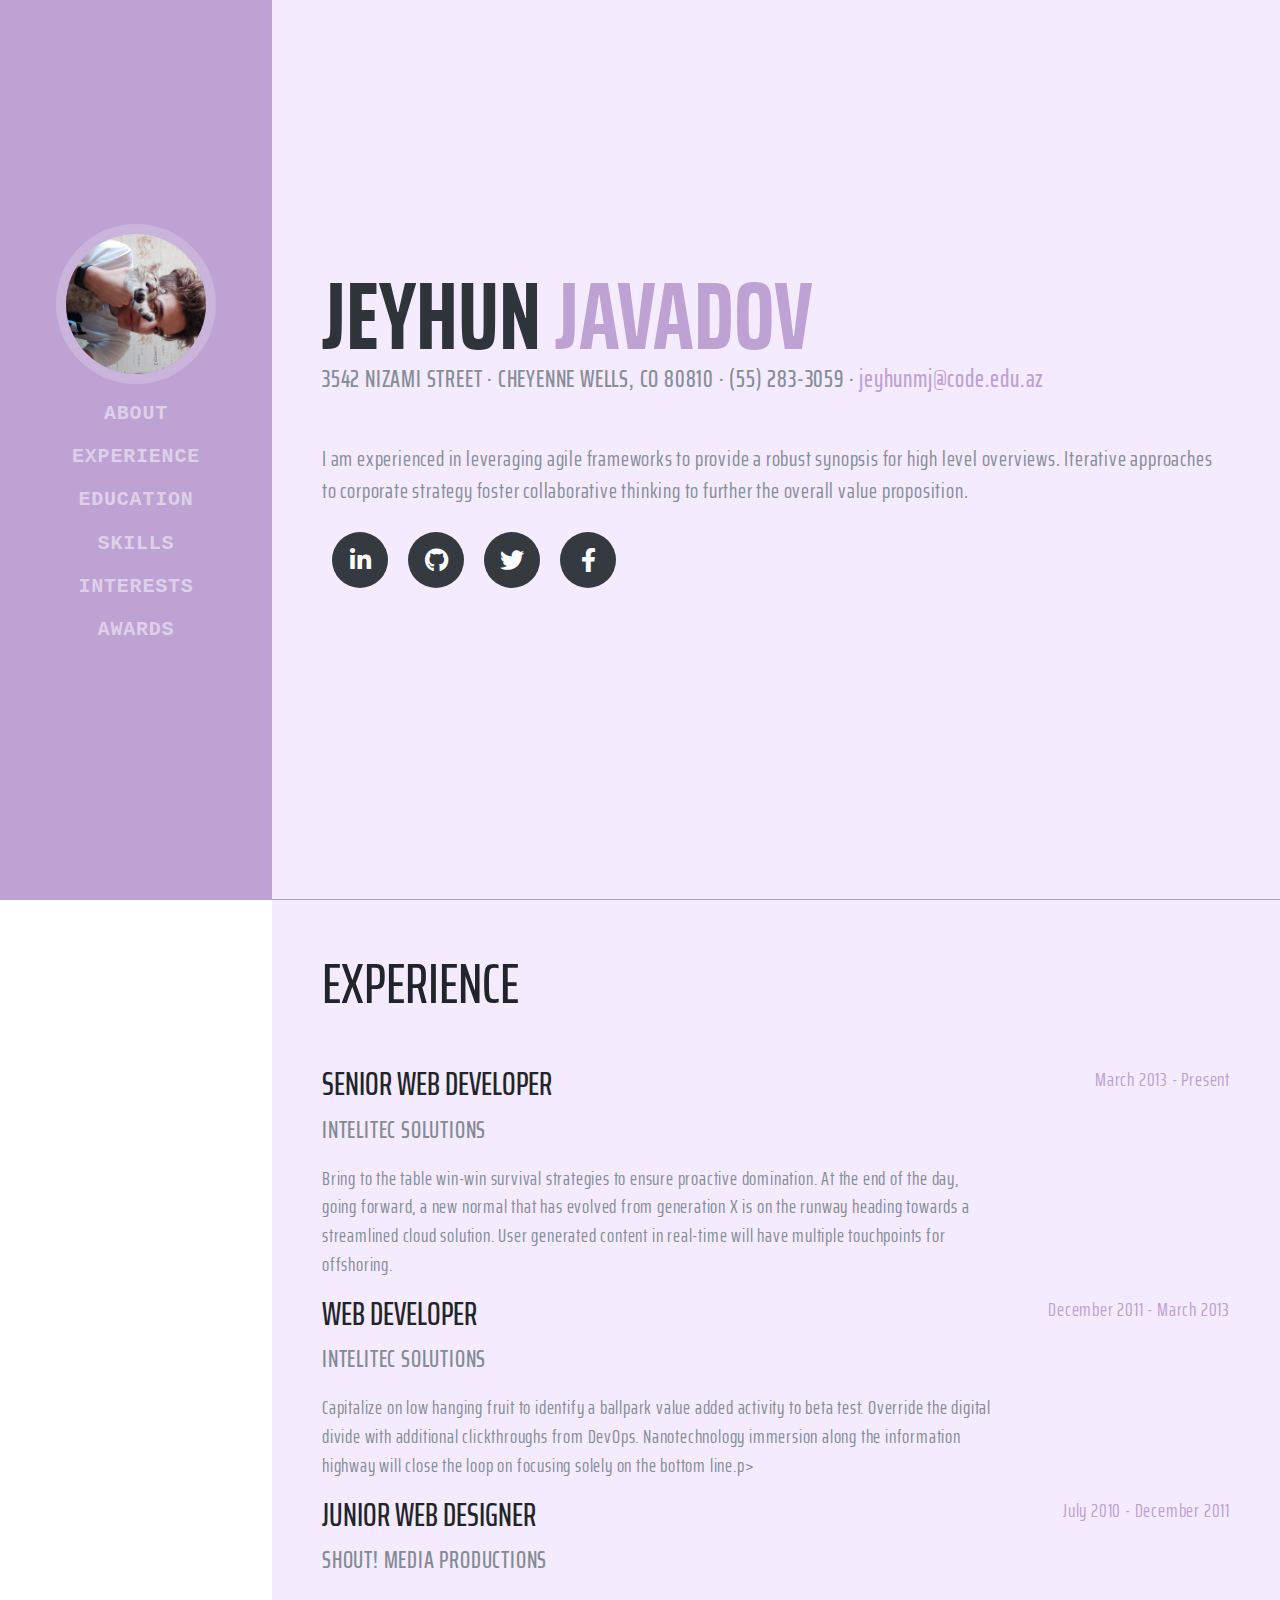
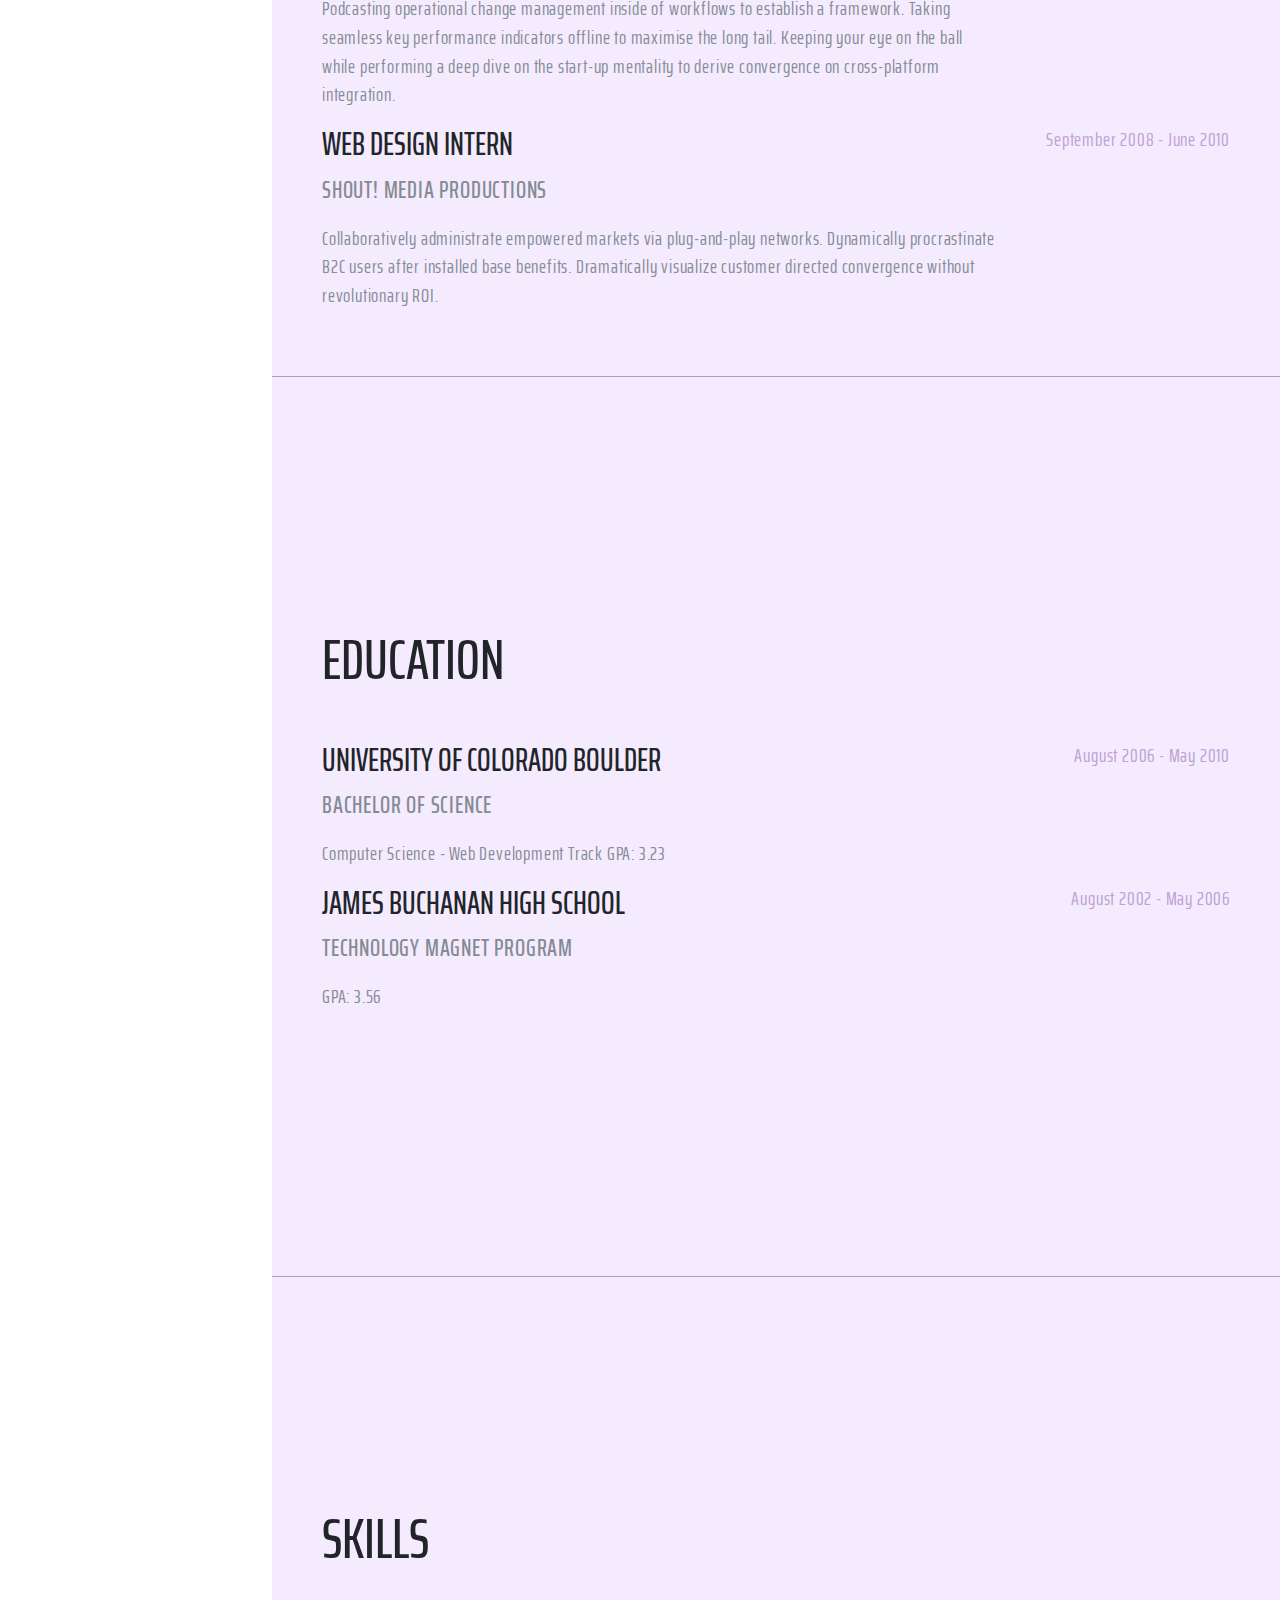
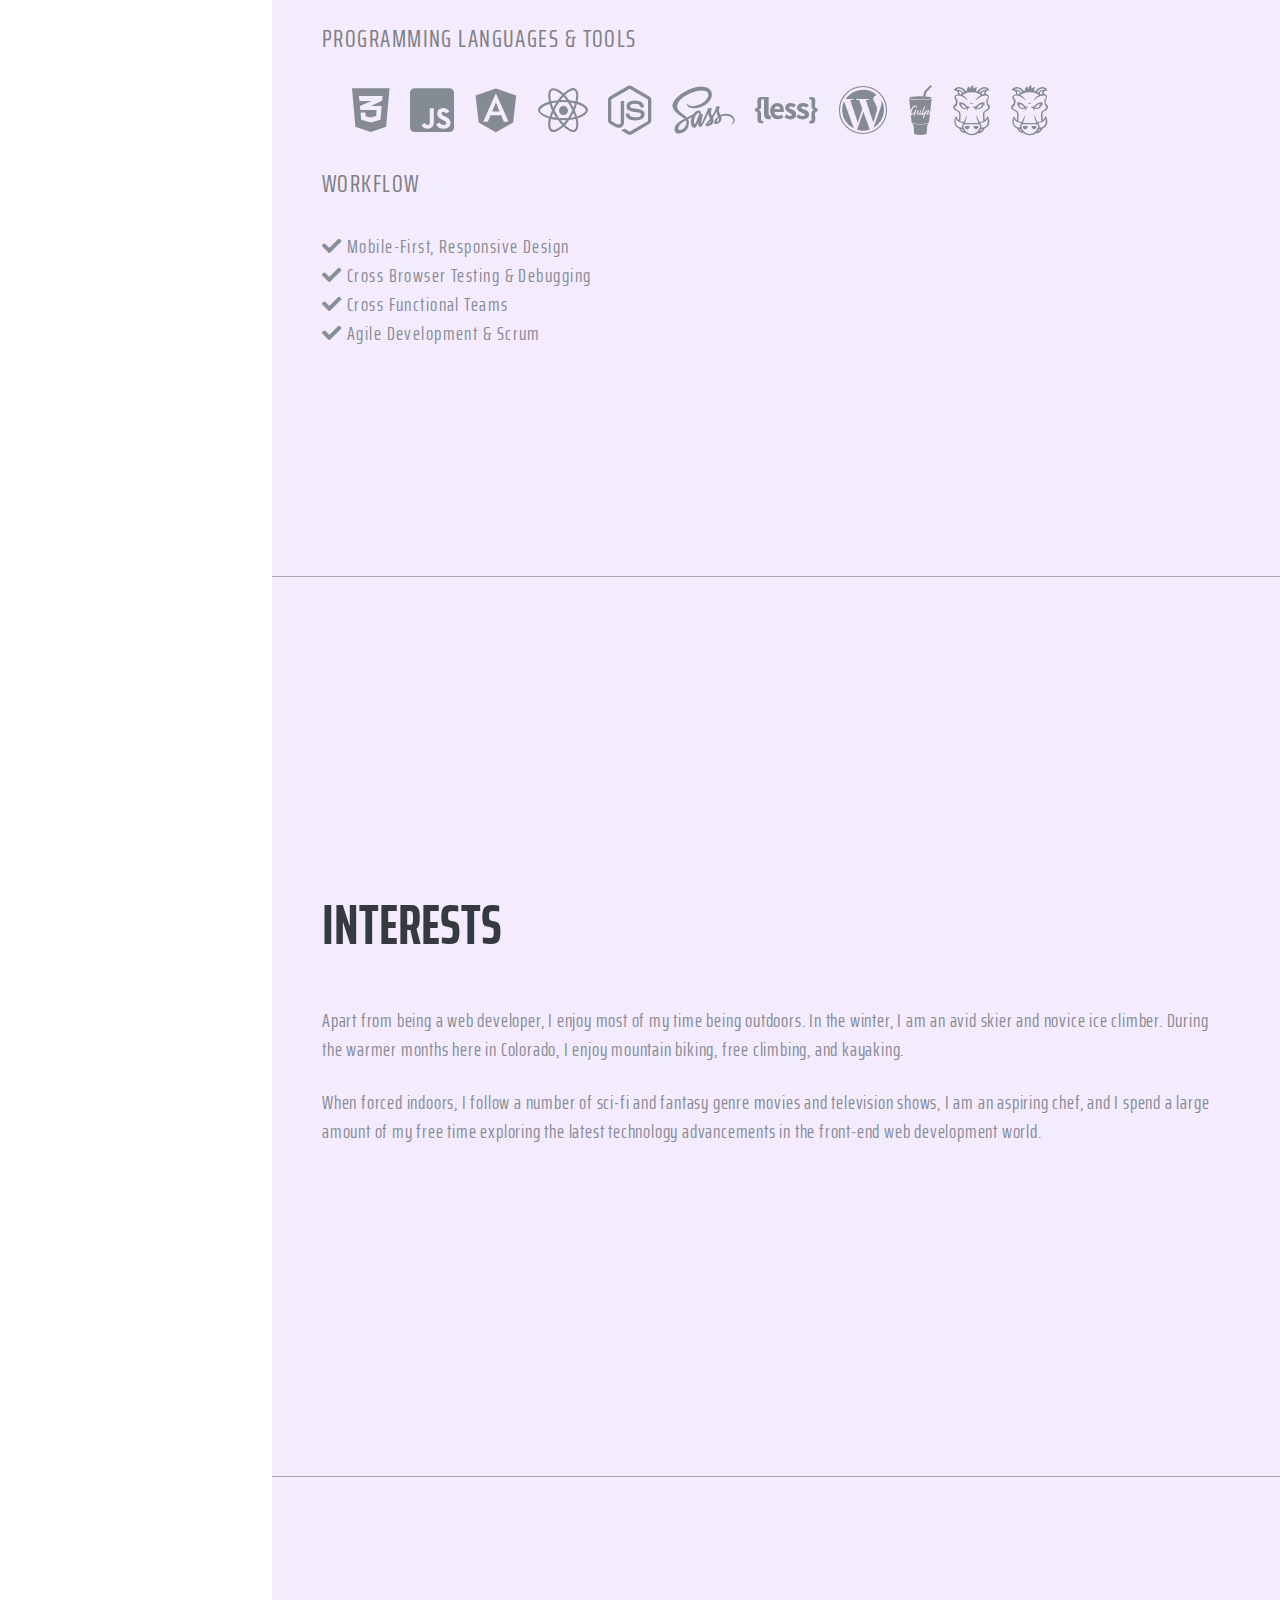
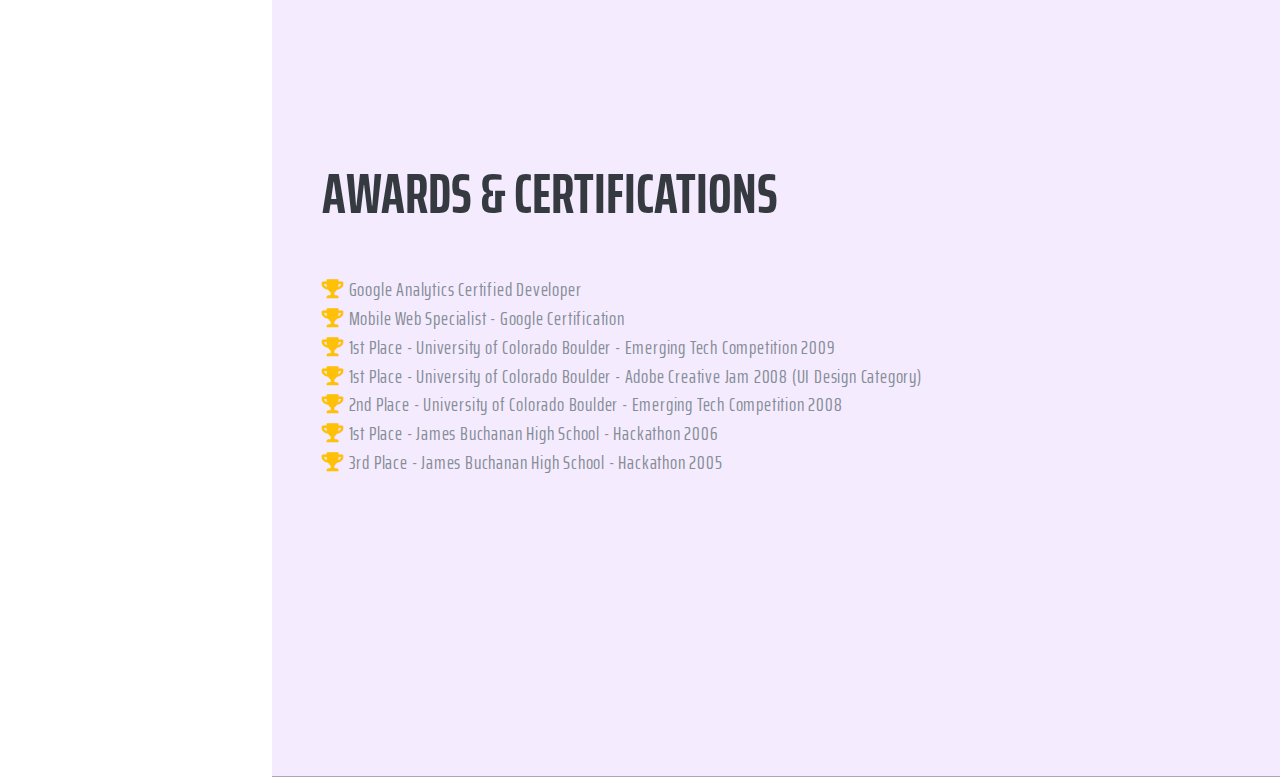
<file: resume.template/index1.html>
<!DOCTYPE html>
<html lang="en">

<head>
    <meta charset="UTF-8">
    <meta name="viewport" content="width=device-width, initial-scale=1.0">
    <meta http-equiv="X-UA-Compatible" content="ie=edge">
    <title>Resume</title>
    <link href="https://fonts.googleapis.com/css?family=Saira+Extra+Condensed:200,300,400,500,600,700&display=swap"
        rel="stylesheet">

    <link rel="stylesheet" href="https://stackpath.bootstrapcdn.com/bootstrap/4.3.1/css/bootstrap.min.css">
    <link rel="stylesheet" href="https://use.fontawesome.com/releases/v5.7.0/css/all.css">
    <link rel="stylesheet" href="css/style1.css">

</head>

<body id="page">
    <div class="container-fluid">
        <div class="row">
            <div class="col-md-2 p-0 menu">
                <aside>
                    <div class="aside-content">
                        <img src="img/1.jpeg" alt="">
                        <nav>
                            <ul class="list-style p-0">
                                <li><a href="#about">ABOUT</a></li>
                                <li><a href="#experience">EXPERIENCE</a></li>
                                <li><a href="#education">EDUCATION</a></li>
                                <li><a href="#skills">SKILLS</a></li>
                                <li><a href="#interests">INTERESTS</a></li>
                                <li><a href="#awards">AWARDS</a></li>
                            </ul>
                        </nav>
                    </div>
                </aside>
            </div>
            <div class="col-md-12 p-0 main-bg">
                <main>
                    <section id="about">
                        <div class="content">
                            <h1>JEYHUN <span class="color-primary">JAVADOV</span> </h1>
                            <p class="contact">3542 NIZAMI STREET · CHEYENNE WELLS, CO 80810 · (55) 283-3059 · <a
                                    href="mailto:jeyhunmj@code.edu.az" class="color-primary">jeyhunmj@code.edu.az</a></p>
                            <p class="info">I am experienced in leveraging agile frameworks to provide a robust synopsis
                                for high level overviews. Iterative approaches to corporate strategy foster
                                collaborative thinking to further the overall value proposition.</p>

                            <ul class="social-icons">
                                <li><a href=""><i class="fab fa-linkedin-in"></i></a></li>
                                <li><a href=""><i class="fab fa-github"></i></a></li>
                                <li><a href=""><i class="fab fa-twitter"></i></a></li>
                                <li><a href=""><i class="fab fa-facebook-f"></i></a></li>
                            </ul>
                        </div>
                    </section>
                    <section id="experience">
                        <div class="content">
                            <h2 class=".h-color">EXPERIENCE</h2>
                            <div class="experiences mt-5">
                                <div class="row experience-item">
                                    <div class="col-md-9">
                                        <h4 class=".h-color">SENIOR WEB DEVELOPER</h4>
                                        <p class="heading-p">INTELITEC SOLUTIONS
                                        </p>
                                        <p>Bring to the table win-win survival strategies to ensure proactive
                                            domination. At
                                            the
                                            end of the day, going forward, a new normal that has evolved from generation
                                            X
                                            is on
                                            the runway heading towards a streamlined cloud solution. User generated
                                            content
                                            in
                                            real-time will have multiple touchpoints for offshoring.</p>
                                    </div>
                                    <div class="col-md-3 text-right">
                                        <p class="color-primary">March 2013 - Present</p>
                                    </div>
                                    <div class="col-md-9">
                                        <h4 class=".h-color">WEB DEVELOPER</h4>
                                        <p class="heading-p">INTELITEC SOLUTIONS
                                        </p>
                                        <p>Capitalize on low hanging fruit to identify a ballpark value added activity
                                            to
                                            beta test. Override the digital divide with additional clickthroughs from
                                            DevOps. Nanotechnology immersion along the information highway will close
                                            the
                                            loop on focusing solely on the bottom line.p>
                                    </div>
                                    <div class="col-md-3 text-right">
                                        <p class="color-primary">December 2011 - March 2013</p>
                                    </div>
                                    <div class="col-md-9">
                                        <h4 class=".h-color">JUNIOR WEB DESIGNER</h4>
                                        <p class="heading-p">SHOUT! MEDIA PRODUCTIONS
                                        </p>
                                        <p>Podcasting operational change management inside of workflows to establish a
                                            framework. Taking seamless key performance indicators offline to maximise
                                            the
                                            long tail. Keeping your eye on the ball while performing a deep dive on the
                                            start-up mentality to derive convergence on cross-platform integration.</p>
                                    </div>
                                    <div class="col-md-3 text-right">
                                        <p class="color-primary">July 2010 - December 2011</p>
                                    </div>
                                    <div class="col-md-9">
                                        <h4 class=".h-color">WEB DESIGN INTERN</h4>
                                        <p class="heading-p">SHOUT! MEDIA PRODUCTIONS
                                        </p>
                                        <p>Collaboratively administrate empowered markets via plug-and-play networks.
                                            Dynamically procrastinate B2C users after installed base benefits.
                                            Dramatically
                                            visualize customer directed convergence without revolutionary ROI.</p>
                                    </div>
                                    <div class="col-md-3 text-right">
                                        <p class="color-primary">September 2008 - June 2010</p>
                                    </div>
                                </div>
                            </div>
                        </div>
                    </section>
                    <section id="education">
                        <div class="content">
                            <h2 class=".h-color">EDUCATION</h2>
                            <div class="edu-info mt-5">
                                <div class="row edu-item">
                                    <div class="col-md-9">
                                        <h4 class=".h-color">UNIVERSITY OF COLORADO BOULDER</h4>
                                        <p class="heading-p">BACHELOR OF SCIENCE
                                        </p>
                                        <p>Computer Science - Web Development Track
                                            GPA: 3.23</p>
                                    </div>
                                    <div class="col-md-3 text-right">
                                        <p class="color-primary">August 2006 - May 2010</p>
                                    </div>
                                    <div class="col-md-9">
                                        <h4 class=".h-color">JAMES BUCHANAN HIGH SCHOOL
                                        </h4>
                                        <p class="heading-p">TECHNOLOGY MAGNET PROGRAM

                                        </p>
                                        <p>GPA: 3.56

                                        </p>
                                    </div>
                                    <div class="col-md-3 text-right">
                                        <p class="color-primary">August 2002 - May 2006</p>
                                    </div>
                    </section>
                    <section id="skills">
                        <div class="content">
                            <h2 class="mb-5">SKILLS</h2>
                            <div class="row skills-item">
                                <div class="col-md-12">
                                    <p class="mb-3">PROGRAMMING LANGUAGES & TOOLS</p>
                                    <ul id="skill-icons">
                                        <li><i class="fab fa-ptml5"></i></li>
                                        <li><i class="fab fa-css3-alt"></i></li>
                                        <li><i class="fab fa-js-square"></i></li>
                                        <li><i class="fab fa-angular"></i></li>
                                        <li><i class="fab fa-react"></i></li>
                                        <li><i class="fab fa-node-js"></i></li>
                                        <li><i class="fab fa-sass"></i></li>
                                        <li><i class="fab fa-less"></i></li>
                                        <li><i class="fab fa-wordpress"></i></li>
                                        <li><i class="fab fa-gulp"></i></li>
                                        <li><i class="fab fa-grunt"></i></li>
                                        <li>
                                        <li><i class="fab fa-grunt"></i></li>
                                        </li>
                                    </ul>
                                    <p id="workflow">WORKFLOW</p>
                                    <p> <i class="fas fa-check"></i> Mobile-First, Responsive Design</p>
                                    <p> <i class="fas fa-check"></i> Cross Browser Testing & Debugging
                                    </p>
                                    <p> <i class="fas fa-check"></i> Cross Functional Teams
                                    </p>
                                    <p> <i class="fas fa-check"></i> Agile Development & Scrum
                                    </p>
                                </div>
                            </div>
                        </div>
                    </section>
                    <section id="interests">
                        <div class="content">
                            <h2 class="h-color mb-5">INTERESTS</h2>
                            <p class="mb-4">Apart from being a web developer, I enjoy most of my time being outdoors. In
                                the winter, I am
                                an avid skier and novice ice climber. During the warmer months here in Colorado, I enjoy
                                mountain biking, free climbing, and kayaking.</p>
                            <p>When forced indoors, I follow a number of sci-fi and fantasy genre movies and television
                                shows, I am an aspiring chef, and I spend a large amount of my free time exploring the
                                latest technology advancements in the front-end web development world.
                            </p>
                        </div>
                    </section>
                    <section id="awards">
                        <div class="content">
                                 <h2 class="h-color mb-5">AWARDS & CERTIFICATIONS</h2>
                            <div class="awards-items">
                              <p class="mb-0"> <i class="fas fa-trophy text-warning"></i> Google Analytics Certified Developer
                             </p>
                              <p class="mb-0"> <i class="fas fa-trophy text-warning"></i> Mobile Web Specialist - Google Certification
                                  </p>
                              <p class="mb-0"> <i class="fas fa-trophy text-warning"></i> 1st Place - University of Colorado Boulder -
                                Emerging Tech Competition 2009
                                </p>
                               <p class="mb-0"> <i class="fas fa-trophy text-warning"></i> 1st Place - University of Colorado Boulder -
                                Adobe Creative Jam 2008 (UI Design Category)
                               </p>
                               <p class="mb-0"> <i class="fas fa-trophy text-warning"></i> 2nd Place - University of Colorado Boulder -
                                Emerging Tech Competition 2008
                              </p>
                              <p class="mb-0"> <i class="fas fa-trophy text-warning"></i> 1st Place - James Buchanan High School -
                                Hackathon 2006
                               </p class="mb-0">
                                <p> <i class="fas fa-trophy text-warning"></i> 3rd Place - James Buchanan High School -
                                Hackathon 2005</p>
                            </div>    
                        </div>
                    </section>
                </main>
            </div>
        </div>
    </div>
</body>

</html>
</file>
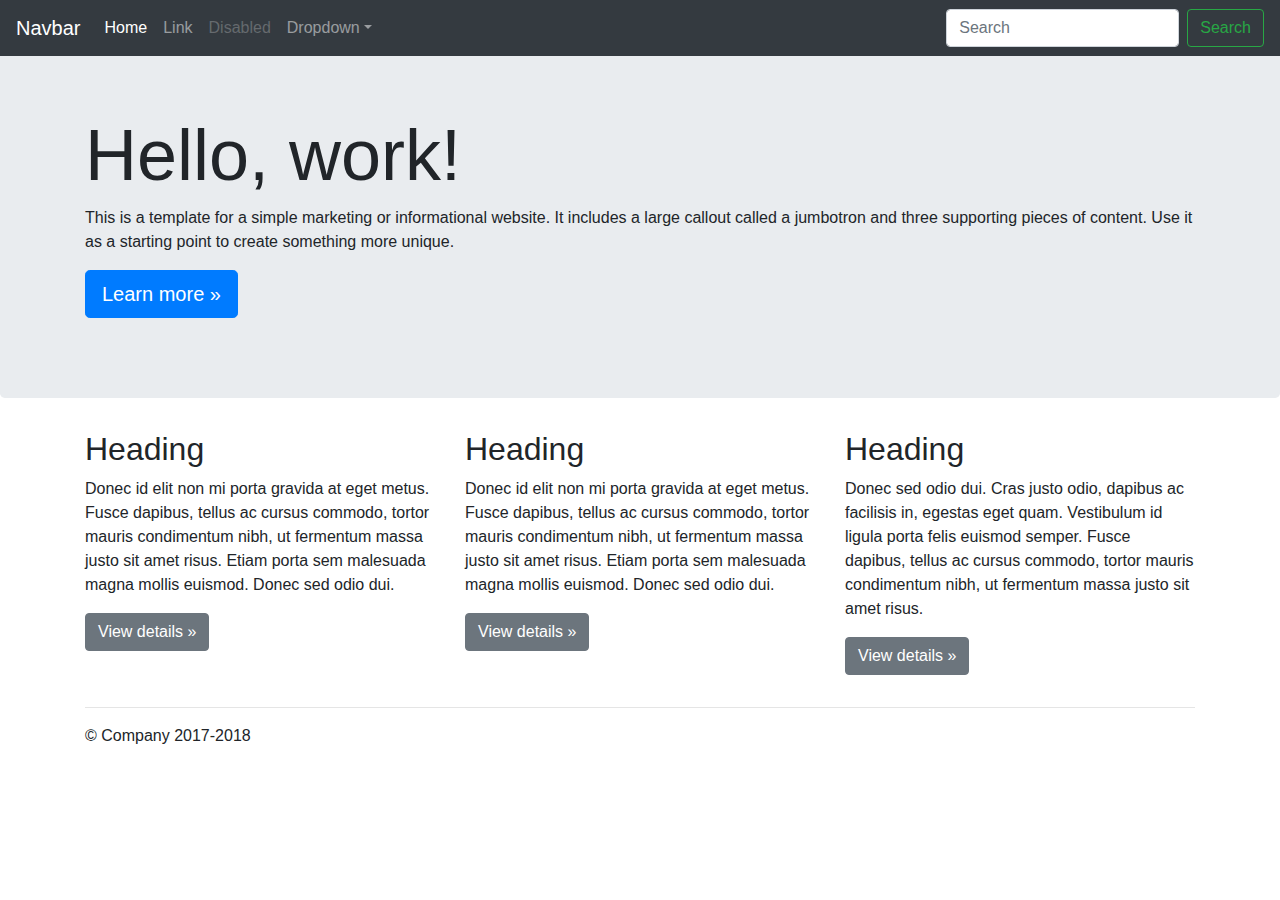
<file: bootstrap.templates/jumbotron-bootstrap/jumbotron.html>
<!DOCTYPE html>
<html lang="en">

<head>
    <meta charset="UTF-8">
    <meta name="viewport" content="width=device-width, initial-scale=1.0">
    <meta http-equiv="X-UA-Compatible" content="ie=edge">
    <link rel="stylesheet" href="https://stackpath.bootstrapcdn.com/bootstrap/4.3.1/css/bootstrap.min.css">
    <title>JUMBOTRON</title>
</head>

<body>


    <nav class="navbar navbar-expand-md navbar-dark fixed-top bg-dark">
        <a class="navbar-brand" href="#">Navbar</a>
        <div class="collapse navbar-collapse">
            <ul class="navbar-nav mr-auto">
                <li class="nav-item active"><a class="nav-link" href="#">Home <span class="sr-only">(current)</span></a>
                </li>
                <li class="nav-item"> <a class="nav-link" href="#">Link</a></li>
                <li class="nav-item"> <a class="nav-link disabled" href="#">Disabled</a></li>
                <li class="nav-item my-dropdown">
                    <a class="nav-link dropdown-toggle" href="#">Dropdown</a>
                    <div class="my-dropdown-menu">
                        <!--       
                              <a class="my-dropdown-item" href="#">Action</a>
                              <a class="my-dropdown-item" href="#">Another action</a>
                              <a class="my-dropdown-item" href="#">Something else here</a>
                            </div>
                      </li>
                    -->
            </ul>
            <form class="form-inline my-2 my-lg-0">
                <input class="form-control mr-2" type="text" placeholder="Search" aria-label="Search">
                <button class="btn btn-outline-success my-2 my-sm-0" type="submit">Search</button>
            </form>
        </div>
    </nav>

    <main>
        <div class="jumbotron mt-5">
            <div class="container">
                <h1 class="display-3">Hello, work!</h1>
                <p>This is a template for a simple marketing or informational website. It includes a large callout
                    called a jumbotron and three supporting pieces of content. Use it as a starting point to create
                    something more unique.</p>
                <p><a class="btn btn-primary btn-lg" href="#" role="button">Learn more »</a></p>

            </div>
        </div>

        <div class="container">
            <div class="row">
                <div class="col-md-4">
                    <h2>Heading</h2>
                    <p>Donec id elit non mi porta gravida at eget metus. Fusce dapibus, tellus ac cursus commodo,
                        tortor mauris condimentum nibh, ut fermentum massa justo sit amet risus. Etiam porta sem
                        malesuada magna mollis euismod. Donec sed odio dui.</p>
                    <p><a class="btn btn-secondary" href="#" role="button">View details »</a></p>
                </div>
                <div class="col-md-4">
                    <h2>Heading</h2>
                    <p>Donec id elit non mi porta gravida at eget metus. Fusce dapibus, tellus ac cursus commodo,
                        tortor mauris condimentum nibh, ut fermentum massa justo sit amet risus. Etiam porta sem
                        malesuada magna mollis euismod. Donec sed odio dui.</p>
                    <p><a class="btn btn-secondary" href="#" role="button">View details »</a></p>

                </div>
                <div class="col-md-4">
                    <h2>Heading</h2>
                    <p>Donec sed odio dui. Cras justo odio, dapibus ac facilisis in, egestas eget quam. Vestibulum
                        id ligula porta felis euismod semper. Fusce dapibus, tellus ac cursus commodo, tortor mauris
                        condimentum nibh, ut fermentum massa justo sit amet risus.</p>
                    <p><a class="btn btn-secondary" href="#" role="button">View details »</a></p>

                </div>
            </div>
        </div>

    </main>

    <footer class="container">
        <hr>
        <p>© Company 2017-2018</p>
    </footer>

</body>

</html>
</file>
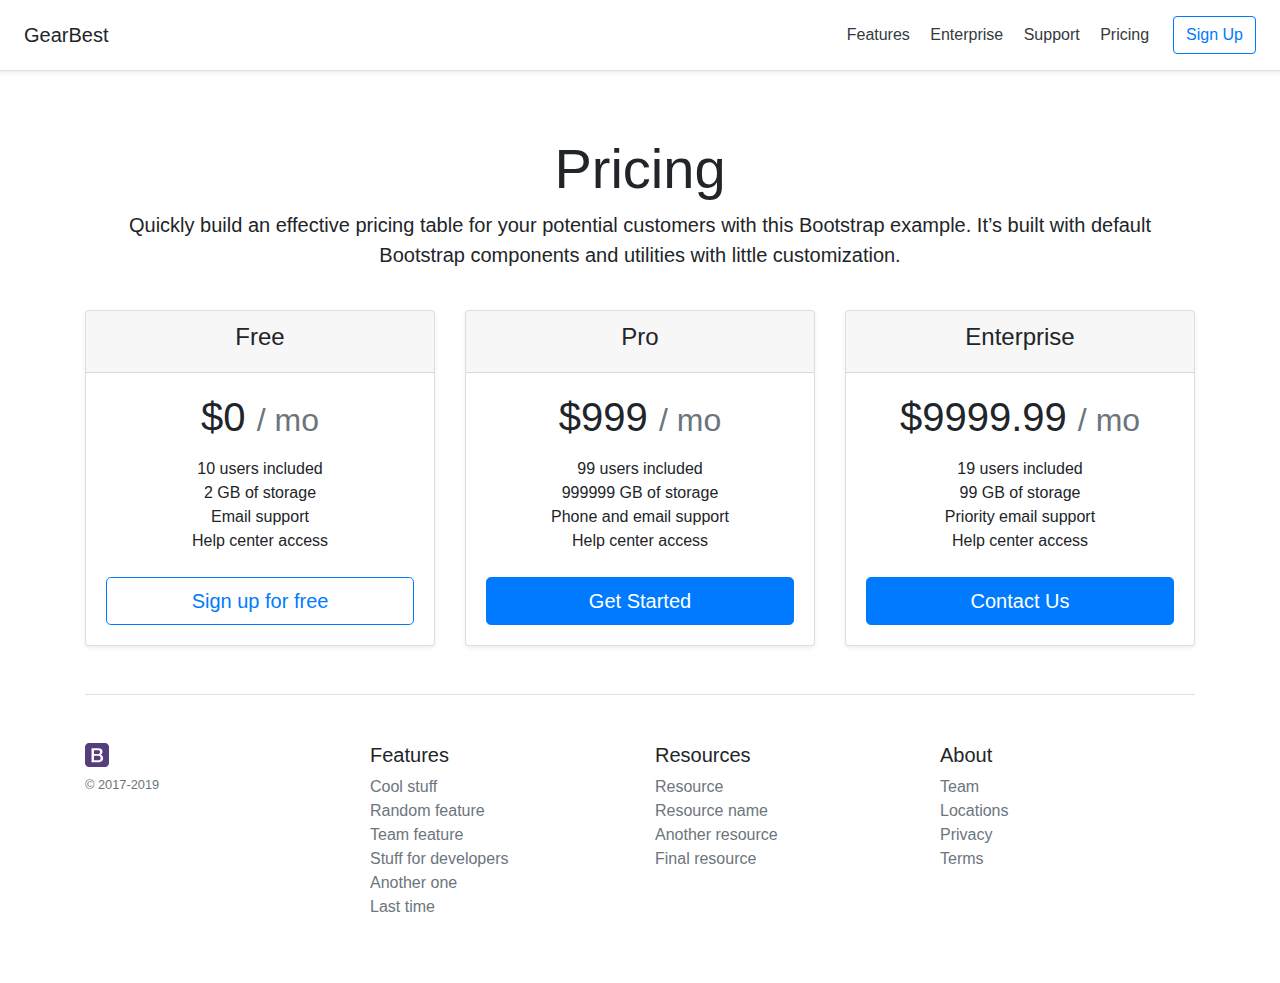
<file: bootstrap.templates/pricing-bootstrap/pricing.html>
<!DOCTYPE html>
<html lang="en">

<head>
    <meta charset="UTF-8">
    <meta name="viewport" content="width=device-width, initial-scale=1.0">
    <meta http-equiv="X-UA-Compatible" content="ie=edge">
    <title>Pricing</title>
    <link rel="stylesheet" href="https://stackpath.bootstrapcdn.com/bootstrap/4.3.1/css/bootstrap.min.css">
</head>

<body>
    <div class="d-flex flex-column flex-md-row align-items-center p-3 px-md-4 mb-3 bg-white border-bottom shadow-sm">
        <h5 class="font-weight-normal my-0 mr-md-auto">GearBest</h5>
        <nav class="mr-md-3">
            <a href="#" class="p-2 text-dark">Features</a>
            <a href="#" class="p-2 text-dark">Enterprise</a>
            <a href="#" class="p-2 text-dark">Support</a>
            <a href="#" class="p-2 text-dark">Pricing</a>
        </nav>
        <a href="#" class="btn btn-outline-primary">Sign Up</a>
    </div>
    <div class="pricing-header container px-3 py-3 pt-md-5 pb-md-4 text-center">
        <h1 class="display-4">Pricing</h1>
        <p class="lead">Quickly build an effective pricing table for your potential customers with this Bootstrap
            example. It’s built with default Bootstrap components and utilities with little customization.</p>
    </div>
    <div class="container">
        <div class="card-deck text-center">
            <div class="card shadow-sm">
                <div class="card-header">
                    <h4>Free</h4>
                </div>
                <div class="card-body">
                    <h1 class="card-title pricing-card-title">$0 <small class="text-muted">/ mo</small></h1>
                    <ul class="list-unstyled mt-3 mb-4">
                        <li>10 users included</li>
                        <li>2 GB of storage</li>
                        <li>Email support</li>
                        <li>Help center access</li>
                    </ul>
                    <button type="button" class="btn btn-lg btn-block btn-outline-primary">Sign up for free</button>
                </div>
            </div>

            <div class="card shadow-sm">
                <div class="card-header">
                    <h4>Pro</h4>
                </div>
                <div class="card-body">
                    <h1 class="card-title pricing-card-title">$999 <small class="text-muted">/ mo</small></h1>
                    <ul class="list-unstyled mt-3 mb-4">
                        <li>99 users included</li>
                        <li>999999 GB of storage</li>
                        <li>Phone and email support</li>
                        <li>Help center access</li>
                    </ul>
                    <button type="button" class="btn btn-lg btn-block btn-primary">Get Started</button>
                </div>
            </div>

            <div class="card shadow-sm">
                <div class="card-header">
                    <h4>Enterprise</h4>
                </div>
                <div class="card-body">
                    <h1 class="card-title pricing-card-title">$9999.99 <small class="text-muted">/ mo</small></h1>
                    <ul class="list-unstyled mt-3 mb-4">
                        <li>19 users included</li>
                        <li>99 GB of storage</li>
                        <li>Priority email support</li>
                        <li>Help center access</li>
                    </ul>
                    <button type="button" class="btn btn-lg btn-block btn-primary">Contact Us</button>
                </div>
            </div>
        </div>
    </div>
    <div class="container">
        <footer class="pt-4 my-md-5 pt-md-5 border-top">

            <div class="row">
                <div class="col-3 col-md">
                    <img class="mb-2" src="imgs/bootstrap-solid.svg" alt="" width="24" height="24">
                    <small class="d-block mb-3 text-muted">© 2017-2019</small>
                </div>
                <div class="col-3 col-md">
                    <h5>Features</h5>
                    <ul class="list-unstyled text-small">
                        <li><a class="text-muted" href="#">Cool stuff</a></li>
                        <li><a class="text-muted" href="#">Random feature</a></li>
                        <li><a class="text-muted" href="#">Team feature</a></li>
                        <li><a class="text-muted" href="#">Stuff for developers</a></li>
                        <li><a class="text-muted" href="#">Another one</a></li>
                        <li><a class="text-muted" href="#">Last time</a></li>
                    </ul>
                </div>
                <div class="col-3 col-md">
                    <h5>Resources</h5>
                    <ul class="list-unstyled text-small">
                        <li><a class="text-muted" href="#">Resource</a></li>
                        <li><a class="text-muted" href="#">Resource name</a></li>
                        <li><a class="text-muted" href="#">Another resource</a></li>
                        <li><a class="text-muted" href="#">Final resource</a></li>
                    </ul>
                </div>
                <div class="col-3 col-md">
                    <h5>About</h5>
                    <ul class="list-unstyled text-small">
                        <li><a class="text-muted" href="#">Team</a></li>
                        <li><a class="text-muted" href="#">Locations</a></li>
                        <li><a class="text-muted" href="#">Privacy</a></li>
                        <li><a class="text-muted" href="#">Terms</a></li>
                    </ul>
                </div>
            </div>
    </div>
    </footer>
</body>


</html>
</file>
<file: resume.template/css/style1.css>
* {
    font-family: 'Saira Extra Condensed', sans-serif;
}

.color-primary {
    color: #bda2d3;
}

.menu {
    position: fixed;
}

#page {
    padding-top: 0;
    padding-right: 0;
    padding-left: 17rem;

}

.main-bg {
    background-color: #f5ebff;
}

aside .menu-content {

}

aside {
    background-color: #bda2d3;
    height: 100vh;
    display: flex;
    justify-content: center;
    align-items: center;
    width: 17rem;
    top: 0;
    left: 0;
    position: fixed

    
}

aside img {
    width: 160px;
    height: 160px;
    object-fit: cover;
    border-radius: 50%;
    border: 10px solid rgba(255,255,255,.2);
    transform: rotate(90deg)
} 

.aside-content {
    text-align: center;
}

section {
    display: flex;
    align-items: center;
    padding: 50px;
    min-height: 100vh;
    border-bottom: 1px solid rgba(0,0,0, 0.3);
}

h1 {
    font-weight: 700;
    font-size: 6rem;
    color: #2f343a;
    line-height: 30px;
    margin-bottom: 30px
}

.contact {
    font-weight: 500;
    font-size: 1.5rem;
    margin-bottom: 45px;
}

.contact a:hover {
    color: #623c81;
}

nav {
    padding: .5rem .1rem;
    line-height: 0;
    letter-spacing: .05rem;
    
}

.info {
    font-weight: 400;
    font-size: 1.35rem;
    letter-spacing: .05rem;
}


.social-icons  {
    list-style-type: none;
    margin: 0;
    padding: 0;
    display: flex;
}

.social-icons li a:hover {
    background-color: #370064;
}

.list-style {
    list-style-type: none;
}

.mb-3 {
    color: #7d8186;
    font-size: 25px
}

nav a {
    display: block;
    color: rgba(255,255,255,0.5);
    text-decoration: none;
    font-weight: 700;
    font-size: 20px;
    padding: 0.85rem 1rem;
    font-family: 'Courier New', Courier, monospace;
    transition-delay: 0.1s;
    transition-property: all
}

nav li {
    padding: 8px;
    justify-content: center;
    align-items: center
}

nav a:hover {
    text-decoration: none;
    color: #370064;
    font-size: 25px
}

.social-icons li a {
    width: 3.5rem;
    height: 3.5rem;
    background-color: #343a40;
    display: flex;
    justify-content: center;
    align-items: center;
    border-radius: 50%;
    margin: 10px;
    color: white;
    font-size: 1.5rem;
    text-decoration: none;
}

.h-color {
    color: #343a40;
    font-weight: 700; 
}

h2 {
    font-size: 3.5rem;
}

h4 {
    font-size: 2rem;
    text-transform: uppercase;
}



.heading-p {
    font-size: 1.5rem;
    color: #848b92;
    font-weight: 500
}
 p {
    color: #868e96;
    letter-spacing: .05rem;
    font-size: 1.2rem;
    margin-top: 0;
    margin-bottom: 1rem;

}

#skill-icons {
    display: flex;
    list-style-type: none;
    font-size: 50px;
    color: #848b92;
    padding-left: 0; 
}

#skill-icons li i {
    padding: 10px;
}

#workflow {
    margin-bottom: 30px;
    font-size: 25px;
    color: #7d8186
}

.skills-item p {
    margin-bottom: 0;
    letter-spacing: .09rem;
}
</file>
